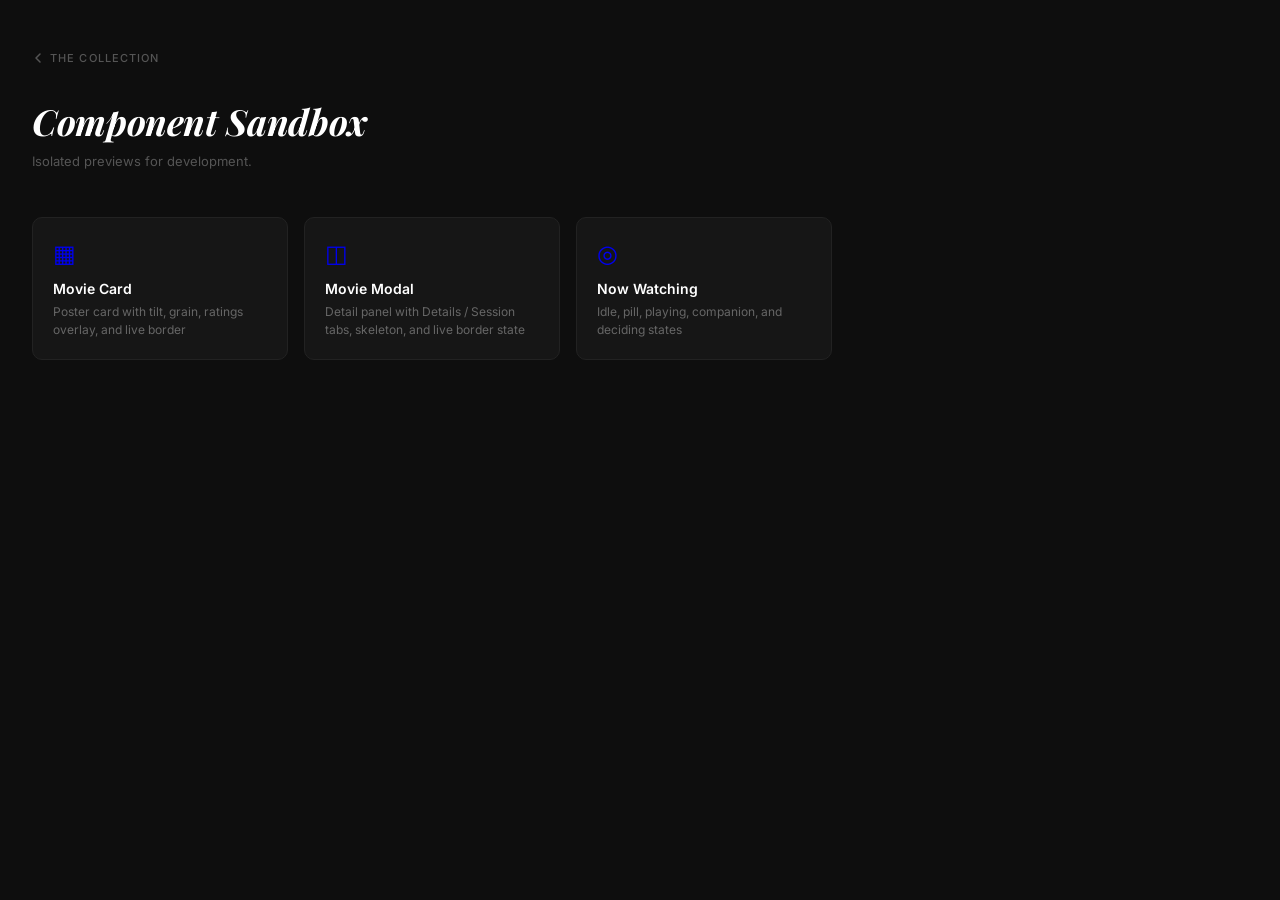
<file: sandbox/index.html>
<!DOCTYPE html>
<html lang="en">
<head>
  <meta charset="UTF-8">
  <meta name="viewport" content="width=device-width, initial-scale=1.0">
  <title>Sandbox — The Collection</title>
  <link rel="preconnect" href="https://fonts.googleapis.com">
  <link rel="preconnect" href="https://fonts.gstatic.com" crossorigin>
  <link href="https://fonts.googleapis.com/css2?family=Inter:wght@400;500;600&family=Playfair+Display:ital,wght@1,700&family=Oswald:wght@700&display=swap" rel="stylesheet">
  <style>
    *, *::before, *::after { box-sizing: border-box; margin: 0; padding: 0; }

    body {
      background: #0e0e0e;
      color: #fff;
      min-height: 100vh;
      padding: 48px 32px 80px;
      font-family: 'Inter', sans-serif;
    }

    .sandbox-back {
      display: inline-flex;
      align-items: center;
      gap: 6px;
      font-size: 11px;
      font-weight: 500;
      letter-spacing: 0.1em;
      text-transform: uppercase;
      color: #555;
      text-decoration: none;
      margin-bottom: 32px;
      transition: color 0.15s;
    }
    .sandbox-back:hover { color: #888; }
    .sandbox-back svg { width: 12px; height: 12px; }

    h1 {
      font-family: 'Playfair Display', serif;
      font-size: 36px;
      font-style: italic;
      font-weight: 700;
      letter-spacing: -0.01em;
      margin-bottom: 8px;
    }

    .subtitle {
      font-size: 13px;
      color: #555;
      margin-bottom: 48px;
    }

    .grid {
      display: grid;
      grid-template-columns: repeat(auto-fill, minmax(220px, 1fr));
      gap: 16px;
      max-width: 800px;
    }

    .card {
      display: block;
      background: #161616;
      border: 1px solid #222;
      border-radius: 10px;
      padding: 24px 20px 20px;
      text-decoration: none;
      transition: border-color 0.15s, transform 0.15s, background 0.15s;
    }
    .card:hover {
      border-color: #444;
      background: #1c1c1c;
      transform: translateY(-2px);
    }

    .card-icon {
      font-size: 24px;
      margin-bottom: 14px;
      line-height: 1;
    }

    .card-name {
      font-size: 14px;
      font-weight: 600;
      color: #fff;
      margin-bottom: 6px;
    }

    .card-desc {
      font-size: 12px;
      color: #666;
      line-height: 1.5;
    }
  </style>
</head>
<body>
  <a href="../movies.html" class="sandbox-back">
    <svg viewBox="0 0 12 12" fill="none" stroke="currentColor" stroke-width="1.5" stroke-linecap="round" stroke-linejoin="round">
      <path d="M8 2L4 6l4 4"/>
    </svg>
    The Collection
  </a>

  <h1>Component Sandbox</h1>
  <p class="subtitle">Isolated previews for development.</p>

  <div class="grid">
    <a href="./card.html" class="card">
      <div class="card-icon">▦</div>
      <div class="card-name">Movie Card</div>
      <div class="card-desc">Poster card with tilt, grain, ratings overlay, and live border</div>
    </a>
    <a href="./modal.html" class="card">
      <div class="card-icon">◫</div>
      <div class="card-name">Movie Modal</div>
      <div class="card-desc">Detail panel with Details / Session tabs, skeleton, and live border state</div>
    </a>
    <a href="./nww.html" class="card">
      <div class="card-icon">◎</div>
      <div class="card-name">Now Watching</div>
      <div class="card-desc">Idle, pill, playing, companion, and deciding states</div>
    </a>
  </div>
</body>
</html>
</file>
